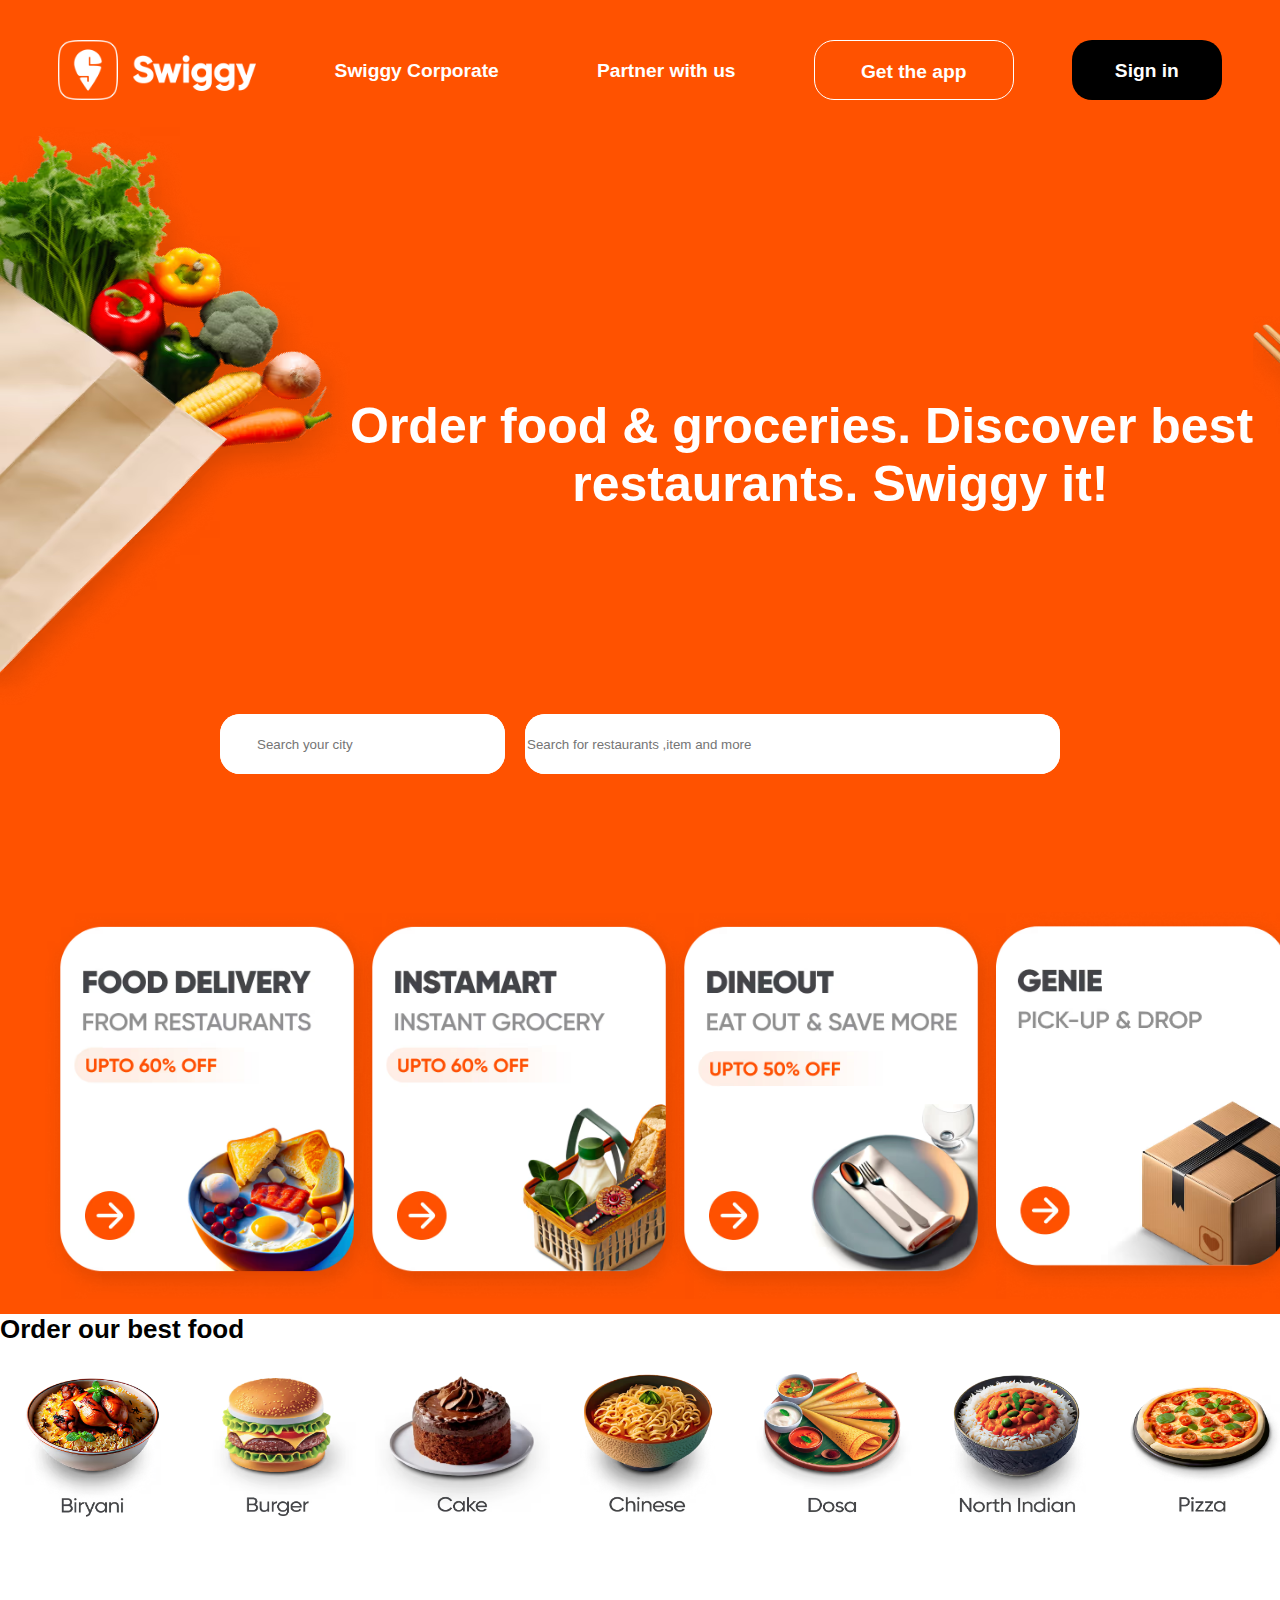
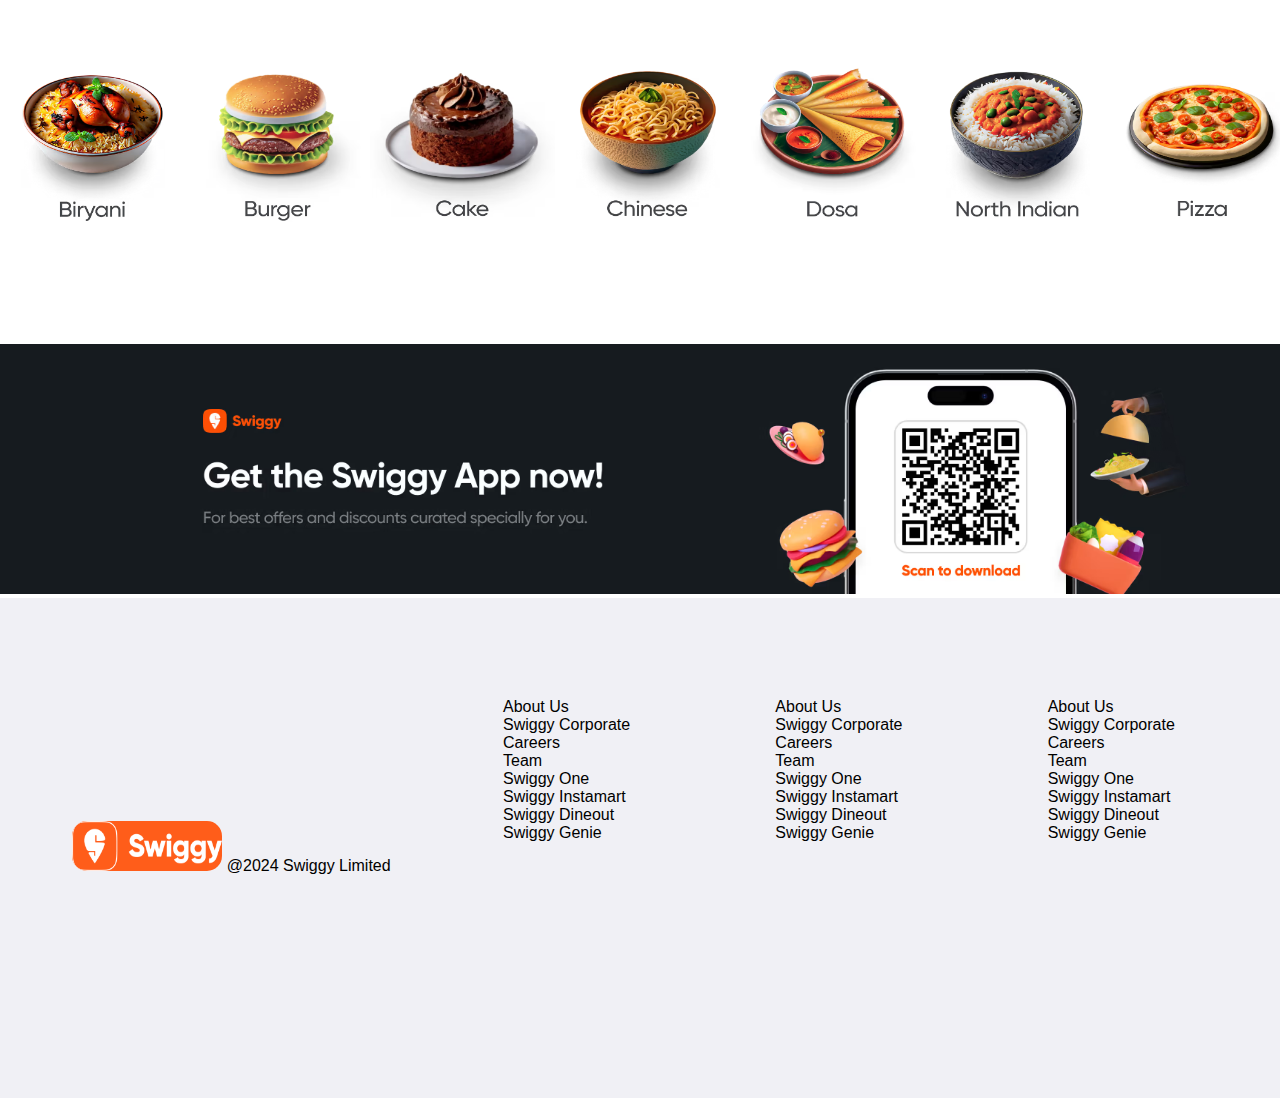
<file: index.html>
<!DOCTYPE html>
<html lang="en">
<head>
    <meta charset="UTF-8">
    <meta name="viewport" content="width=device-width, initial-scale=1.0">
    <title>Swiggy</title>
    <link rel="stylesheet" href="style.css">
    <link rel="icon" sizes="" href="assets\Swiggyyy.png">
    <link rel="stylesheet" href="https://cdnjs.cloudflare.com/ajax/libs/font-awesome/6.6.0/css/all.min.css" integrity="sha512-Kc323vGBEqzTmouAECnVceyQqyqdsSiqLQISBL29aUW4U/M7pSPA/gEUZQqv1cwx4OnYxTxve5UMg5GT6L4JJg==" crossorigin="anonymous" referrerpolicy="no-referrer" />
</head>
<body>
    <header>
    <nav>
        <img src="assets\Swiggy_logo_bml6he.png" alt="">
        <a href="">Swiggy Corporate</a>
        <a href="">Partner with us </a>
        <a id="bttn" href="">Get the app</a>
        <a id ="sign-bttn" href="">Sign in</a>
    </nav>
    </header>
    <div id="main">
      <span><img src="assets\Veggies_new.avif" alt=""></span>
        <div id="head">
            <pre><h1>Order food & groceries. Discover best
                restaurants. Swiggy it!</h1></pre>
        </div>
        <span> <img src="assets\Sushi_replace.avif" alt=""></span>
    </div>
    <div id="sec">
        <div id="map">
        <div id="map-icon"><i class="fa-solid fa-location-dot"></i></div>
        <input type="text" id="map-in" placeholder="Search your city"></div>
         
        <div id="search">
        <input type="text" id="search-in" placeholder="Search for restaurants ,item and more">
        <div id="search-icon"><i class="fa-solid fa-magnifying-glass"></i></div>
        </div>
    </div>
    <div id="cont">
    <div id="main-cont">
        <img src="assets\fa01e85b-3057-482d-9523-5289722b1df2_Food4BU.avif" alt="">
    </div>
    <div id="main-cont">
        <img src="assets\ca34e375-f1bd-4a2e-a3e7-0a20833be83b_IM4BU1.avif" alt="">
       </div>
    <div id="main-cont">
        <img src="assets\76c30e5a-8adb-4795-bf5b-fa64e9e9e1d3_DO4BU.avif" alt="">
    </div>
    <div id="main-cont">
        <img src="assets\14033c0b-8907-420b-b72a-d26cfa68dc7b_Genie4BU.avif" alt="">
    </div>
    </div> 
    <div id="head"> <h1>Order our best food</h1></div>
    <div id="section">
        <div id="item"><img src="assets\Biryani.avif" alt=""></div>
        <div id="item"><img src="assets\Burger.avif" alt=""></div>
        <div id="item"><img src="assets\Cake.avif" alt=""></div>
        <div id="item"><img src="assets\Chinese.avif" alt=""></div>
        <div id="item"><img src="assets\Dosa.avif" alt=""></div>
        <div id="item"><img src="assets\North Indian.avif" alt=""></div>
        <div id="item"><img src="assets\Pizza.avif" alt=""></div>
        <div id="item"><img src="assets\Rolls.avif" alt=""></div>
    </div>
    <div id="section1">
    <div id="item"><img src="assets\Biryani.avif" alt=""></div>
    <div id="item"><img src="assets\Burger.avif" alt=""></div>
    <div id="item"><img src="assets\Cake.avif" alt=""></div>
    <div id="item"><img src="assets\Chinese.avif" alt=""></div>
    <div id="item"><img src="assets\Dosa.avif" alt=""></div>
    <div id="item"><img src="assets\North Indian.avif" alt=""></div>
    <div id="item"><img src="assets\Pizza.avif" alt=""></div>
    <div id="item"><img src="assets\Rolls.avif" alt=""></div>
    </div>
    <div id="banner"><img src="assets\App_download_banner.avif" alt=""></div>
    <div id="cities">
        <!-- <h2>Cities with food delivery</h2> -->
    </div>
<div id="footer" style="display: flex;  justify-content:space-evenly;justify-content:space-evenly;align-items: center;background-color: #f0f0f5;min-height: 500px; width: 100%;position:absolute;">
    <div id="ul">
        <img src="assets\Swiggy_logo_bml6he.png" alt="Swiggy" style="background-color: #ff5d1a; border-radius: 15px;" >
        <a>@2024 Swiggy Limited</a>
    </div>
    <div class="box">
    <ul>
        <p>About Us</p>
        <p>Swiggy Corporate</p>
        <p>Careers</p>
        <p>Team</p>
        <p>Swiggy One</p>
        <p>Swiggy Instamart</p>
        <p>Swiggy Dineout</p>
        <p>Swiggy Genie</p>
    </ul>  
    </div>
    <div class="box">
        <ul>
            <p>About Us</p>
            <p>Swiggy Corporate</p>
            <p>Careers</p>
            <p>Team</p>
            <p>Swiggy One</p>
            <p>Swiggy Instamart</p>
            <p>Swiggy Dineout</p>
            <p>Swiggy Genie</p>
        </ul>  
        </div>
        <div class="box">
            <ul>
                <p>About Us</p>
                <p>Swiggy Corporate</p>
                <p>Careers</p>
                <p>Team</p>
                <p>Swiggy One</p>
                <p>Swiggy Instamart</p>
                <p>Swiggy Dineout</p>
                <p>Swiggy Genie</p>
            </ul>  
            </div>
        </div>
</body>
</html>
</file>
<file: style.css>
*{
    margin: 0;
    padding: auto;
    box-sizing: border-box;
    font-family:  ProximaNova, arial, Helvetica Neue, sans-serif;
}
nav{
    height:100px ;
    width: 100%;
    background-color: rgb(255, 82, 0);
    display: flex;
    justify-content:space-evenly ;
    padding-top: 40px;
}
nav a{
    text-decoration: none;
    color: white;
    font-size: larger;
    font-family: Arial, Helvetica, sans-serif;
    font-weight: 700;
    padding: 20px;
}
#sign-bttn{
    background-color: black;
    border-radius: 20px;
    width: 150px;
    height: 60px;
    text-align: center;
    padding: 20px;
}
#bttn{
    border: 1px solid white;
    border-radius: 20px;
    width: 200px;
    height: 60px;
    text-align: center;
    padding: 20px;
}
#main{
    color: white;
    width: 100%;
    background: rgb(255 82 0);
    display: flex;
    align-items:center;
    padding-top: 10px;
    position: relative;
    /* overflow-x:auto; */

}
#main img{
    height:600px;
    width: 350px;
    /* max-width:100%; */
    /* position:relative; */
}
#main h1{
    font-size: 50px;
    font-family: Arial, Helvetica, sans-serif;
}
#sec{
    background-color: rgb(255, 82, 0); 
    height: 100px;
    width: 100%;
    gap: 20px;
    display:flex;
    justify-content: center;
    align-items:flex-start;
}
#map{
    display:flex;
    background-color: white;
    border-radius: 20px;
    border-color: grey;
}  
#search{
    display:flex;
    background-color: white;
    border-radius: 20px;
}
#map-icon{
    display:flex;
    justify-content: center;
    align-items:center;
    border-top-left-radius: 20px;
    border-bottom-left-radius: 20px;
    font-size: 2rem; 
    background-color:white; 
    color:#ff5d1a;
    width: 35px;
}
#search-icon{
    font-size: 1.5rem;
    background-color:white; 
    color:#5f5959f9;
    display:flex;
    justify-content: center;
    align-items:center;
    border-top-right-radius: 20px;
    border-bottom-right-radius: 20px;
    width: 35px;
}

#map-in{
    height: 60px;
    width: 250px;
    border-top-right-radius: 20px;
    border-bottom-right-radius: 20px;
    border: none;
}
#search-in{
    height: 60px;
    width: 500px;
    border-top-left-radius: 20px;
    border-bottom-left-radius: 20px;
    border: none;
}
#cont{
    background-color: rgb(255, 82, 0);
    display: flex;
    justify-content: space-evenly;
    align-items: center;
    height: 500px;
}
#main-cont{
    height: 330px;
    width: 280px;
    /* background-color: white; */
    border-radius: 30px;
}
#main-cont img{
    height: 400px;
    width: 350px;
}
#section{
    overflow-x: scroll;
    display:flex;
    height:300px;
    /* padding: 50px; */
}
#section1{
    overflow-x: scroll;
    display:flex;
    height:300px;
    /* padding: 50px; */
}
#head{
    font-size:small;
    width: 100%;
    height: 30px;
}
#section img{
    height: 185px;
    width: 185px;
    padding: 5px;
}
#section1 img{
    height: 185px;
    width: 185px;
}
#banner img{
    object-fit: contain;
    height: 100%;
    width: 100%;
}
.box{
  height: 300px;
  width: 200px;
}
#ul img{
    height: 50px;
    width: 150px;
}
</file>
